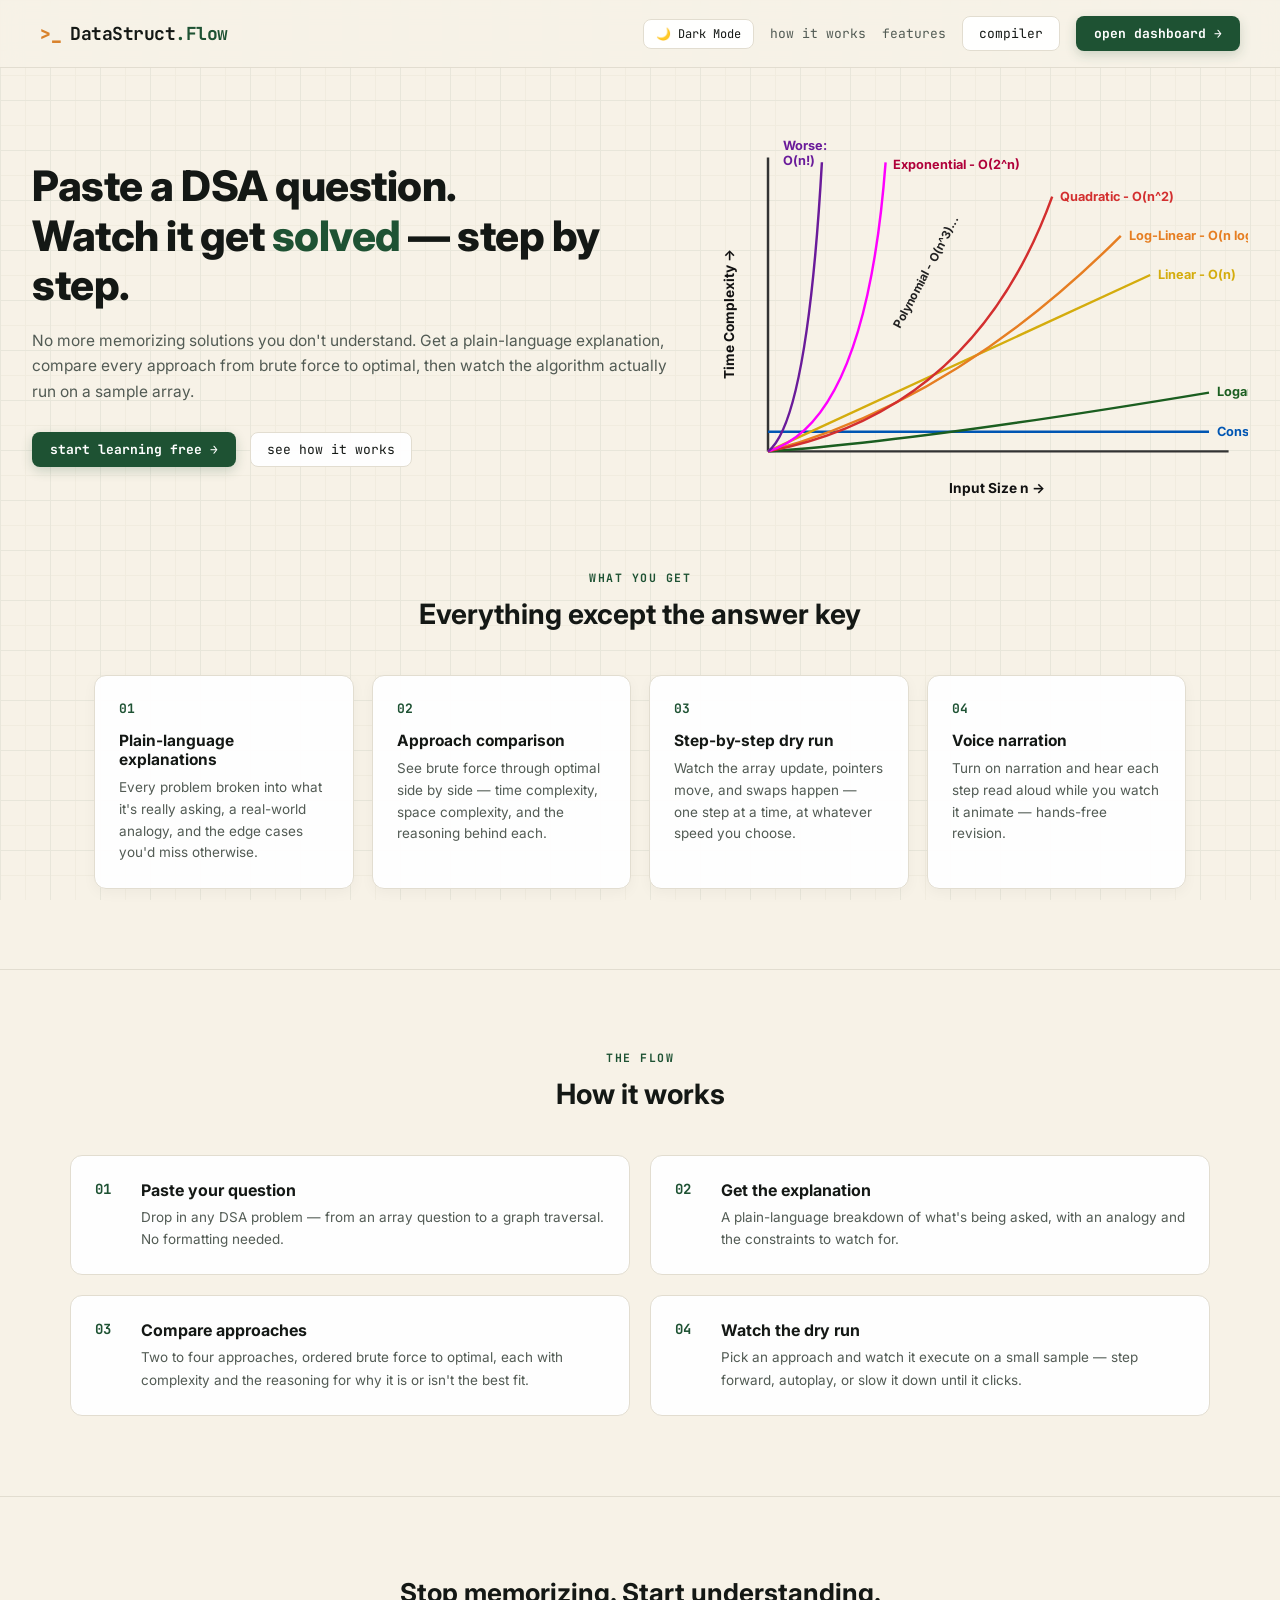
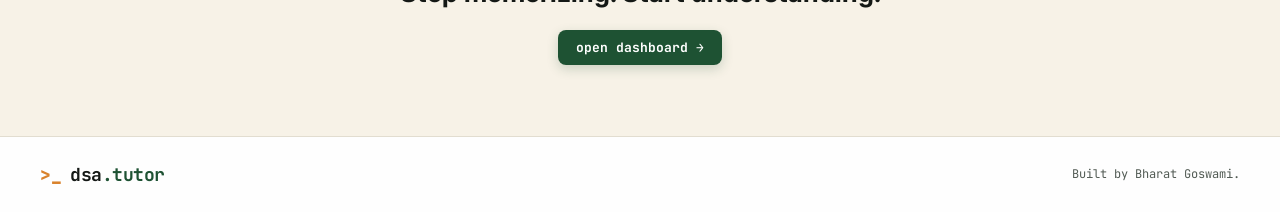
<file: frontend/index.html>
<!DOCTYPE html>
<html lang="en">
<head>
<meta charset="UTF-8">
<meta name="viewport" content="width=device-width, initial-scale=1.0">
<title>DSA Visual Tutor — learn algorithms by watching them run</title>
<meta name="description" content="Paste any DSA question and get a plain-language explanation, a brute-force-to-optimal approach comparison, and a step-by-step animated dry run.">
<link rel="preconnect" href="https://fonts.googleapis.com">
<link href="https://fonts.googleapis.com/css2?family=JetBrains+Mono:wght@400;500;700&family=Inter:wght@400;500;600;700&display=swap" rel="stylesheet">
<link rel="stylesheet" href="style.css">
<script src="theme.js"></script>
</head>
<body class="bg-grid">

<header class="landing-nav">
  <div class="brand">
    <span class="brand-prompt">&gt;_</span>
    <span class="brand-name">DataStruct<span class="brand-accent">.Flow</span></span>
  </div>
  <div class="landing-nav-links">
    <button id="themeToggleBtn" class="btn-ghost" style="padding: 6px 12px; font-size: 12px; cursor: pointer;">🌙 Dark Mode</button>
    <a href="#how-it-works" class="text-link">how it works</a>
    <a href="#features" class="text-link">features</a>
    <a href="compiler.html" class="btn-ghost">compiler</a>
    <a href="dashboard.html" class="btn-solid">open dashboard →</a>
  </div>
</header>

<main>

  <!-- Hero Section with Split Layout & Time Complexity Graph -->
  <section class="hero-split-section">
    <div class="hero-left">
      
      <h1>Paste a DSA question.<br>Watch it get <span class="accent">solved</span> — step by step.</h1>
      <p class="sub">No more memorizing solutions you don't understand. Get a plain-language explanation, compare every approach from brute force to optimal, then watch the algorithm actually run on a sample array.</p>
      <div class="hero-ctas">
        <a href="dashboard.html" class="btn-solid">start learning free →</a>
        <a href="#how-it-works" class="btn-ghost">see how it works</a>
      </div>
    </div>

    <!-- Right Side: Exact Time Complexity Graph (No Box Container) -->
    <div class="hero-right">
      <div class="complexity-graph-wrapper">
        <svg viewBox="0 0 540 380" class="exact-complexity-svg">
          <!-- Axes -->
          <line x1="50" y1="330" x2="520" y2="330" stroke="#333" stroke-width="2.5"/>
          <line x1="50" y1="30" x2="50" y2="330" stroke="#333" stroke-width="2.5"/>
          
          <!-- Axis Labels -->
          <text x="235" y="372" fill="#111" font-size="14" font-weight="700" font-family="Inter, sans-serif">Input Size n -></text>
          <text x="15" y="190" fill="#111" font-size="14" font-weight="700" font-family="Inter, sans-serif" transform="rotate(-90, 15, 190)" text-anchor="middle">Time Complexity -> </text>

          <!-- 1. Constant - O(1) [Blue] -->
          <line x1="50" y1="310" x2="500" y2="310" stroke="#0056b3" stroke-width="2.5"/>
          <text x="508" y="314" fill="#0056b3" font-size="13" font-weight="700" font-family="Inter, sans-serif">Constant - O(1)</text>

          <!-- 2. Logarithmic - O(log(n)) [Dark Green] -->
          <path d="M 50 330 Q 180 320 490" fill="none" stroke="#1b5e20" stroke-width="2.5"/>
          <path d="M 50 330 Q 200 320 500 270" fill="none" stroke="#1b5e20" stroke-width="2.5"/>
          <text x="508" y="274" fill="#1b5e20" font-size="13" font-weight="700" font-family="Inter, sans-serif">Logarithmic - O(log(n))</text>

          <!-- 3. Linear - O(n) [Yellow/Gold] -->
          <line x1="50" y1="330" x2="440" y2="150" stroke="#d4ac0d" stroke-width="2.5"/>
          <text x="448" y="154" fill="#d4ac0d" font-size="13" font-weight="700" font-family="Inter, sans-serif">Linear - O(n)</text>

          <!-- 4. Log-Linear - O(n log n) [Orange] -->
          <path d="M 50 330 Q 240 280 410" fill="none" stroke="#e67e22" stroke-width="2.5"/>
          <path d="M 50 330 Q 240 280 410 110" fill="none" stroke="#e67e22" stroke-width="2.5"/>
          <text x="418" y="114" fill="#e67e22" font-size="13" font-weight="700" font-family="Inter, sans-serif">Log-Linear - O(n log n)</text>

          <!-- 5. Quadratic - O(n^2) [Red] -->
          <path d="M 50 330 Q 260 290 340 70" fill="none" stroke="#d32f2f" stroke-width="2.5"/>
          <text x="348" y="74" fill="#d32f2f" font-size="13" font-weight="700" font-family="Inter, sans-serif">Quadratic - O(n^2)</text>

          <!-- 6. Polynomial - O(n^3)... [Slanted along curve] -->
          <text x="185" y="205" fill="#222" font-size="12" font-weight="700" font-family="Inter, sans-serif" transform="rotate(-62, 185, 205)">Polynomial - O(n^3)...</text>

          <!-- 7. Exponential - O(2^n) [Magenta] -->
          <path d="M 50 330 Q 150 300 170 35" fill="none" stroke="#ff00ff" stroke-width="2.5"/>
          <text x="178" y="42" fill="#b0003a" font-size="13" font-weight="700" font-family="Inter, sans-serif">Exponential - O(2^n)</text>

          <!-- 8. Worse: O(n!) [Purple] -->
          <path d="M 50 330 Q 90 300 105 35" fill="none" stroke="#6a1b9a" stroke-width="2.5"/>
          <text x="65" y="22" fill="#6a1b9a" font-size="13" font-weight="700" font-family="Inter, sans-serif">Worse:</text>
          <text x="65" y="38" fill="#6a1b9a" font-size="13" font-weight="700" font-family="Inter, sans-serif">O(n!)</text>
        </svg>
      </div>
    </div>
  </section>

  <section class="features" id="features">
    <div class="section-label">WHAT YOU GET</div>
    <h2 class="section-title">Everything except the answer key</h2>
    <div class="features-grid">
      <div class="feature-card">
        <div class="f-icon">01</div>
        <h3>Plain-language explanations</h3>
        <p>Every problem broken into what it's really asking, a real-world analogy, and the edge cases you'd miss otherwise.</p>
      </div>
      <div class="feature-card">
        <div class="f-icon">02</div>
        <h3>Approach comparison</h3>
        <p>See brute force through optimal side by side — time complexity, space complexity, and the reasoning behind each.</p>
      </div>
      <div class="feature-card">
        <div class="f-icon">03</div>
        <h3>Step-by-step dry run</h3>
        <p>Watch the array update, pointers move, and swaps happen — one step at a time, at whatever speed you choose.</p>
      </div>
      <div class="feature-card">
        <div class="f-icon">04</div>
        <h3>Voice narration</h3>
        <p>Turn on narration and hear each step read aloud while you watch it animate — hands-free revision.</p>
      </div>
    </div>
  </section>

  <section class="how-it-works" id="how-it-works">
    <div class="section-label">THE FLOW</div>
    <h2 class="section-title">How it works</h2>
    <div class="how-steps">
      <div class="how-step">
        <span class="how-step-num">01</span>
        <div>
          <h3>Paste your question</h3>
          <p>Drop in any DSA problem — from an array question to a graph traversal. No formatting needed.</p>
        </div>
      </div>
      <div class="how-step">
        <span class="how-step-num">02</span>
        <div>
          <h3>Get the explanation</h3>
          <p>A plain-language breakdown of what's being asked, with an analogy and the constraints to watch for.</p>
        </div>
      </div>
      <div class="how-step">
        <span class="how-step-num">03</span>
        <div>
          <h3>Compare approaches</h3>
          <p>Two to four approaches, ordered brute force to optimal, each with complexity and the reasoning for why it is or isn't the best fit.</p>
        </div>
      </div>
      <div class="how-step">
        <span class="how-step-num">04</span>
        <div>
          <h3>Watch the dry run</h3>
          <p>Pick an approach and watch it execute on a small sample — step forward, autoplay, or slow it down until it clicks.</p>
        </div>
      </div>
    </div>
  </section>

  <section class="cta-band">
    <h2>Stop memorizing. Start understanding.</h2>
    <a href="dashboard.html" class="btn-solid">open dashboard →</a>
  </section>

</main>

<footer class="landing-footer">
  <div class="brand">
    <span class="brand-prompt">&gt;_</span>
    <span class="brand-name">dsa<span class="brand-accent">.tutor</span></span>
  </div>
  <span>Built by Bharat Goswami.</span>
</footer>

<script>
  // Entering the dashboard from the landing page => ask the visitor's name again
  document.querySelectorAll('a[href="dashboard.html"]').forEach(function (a) {
    a.addEventListener("click", function () {
      try { sessionStorage.setItem("dsa_ask_name", "1"); } catch (e) {}
    });
  });
</script>
</body>
</html>
</file>
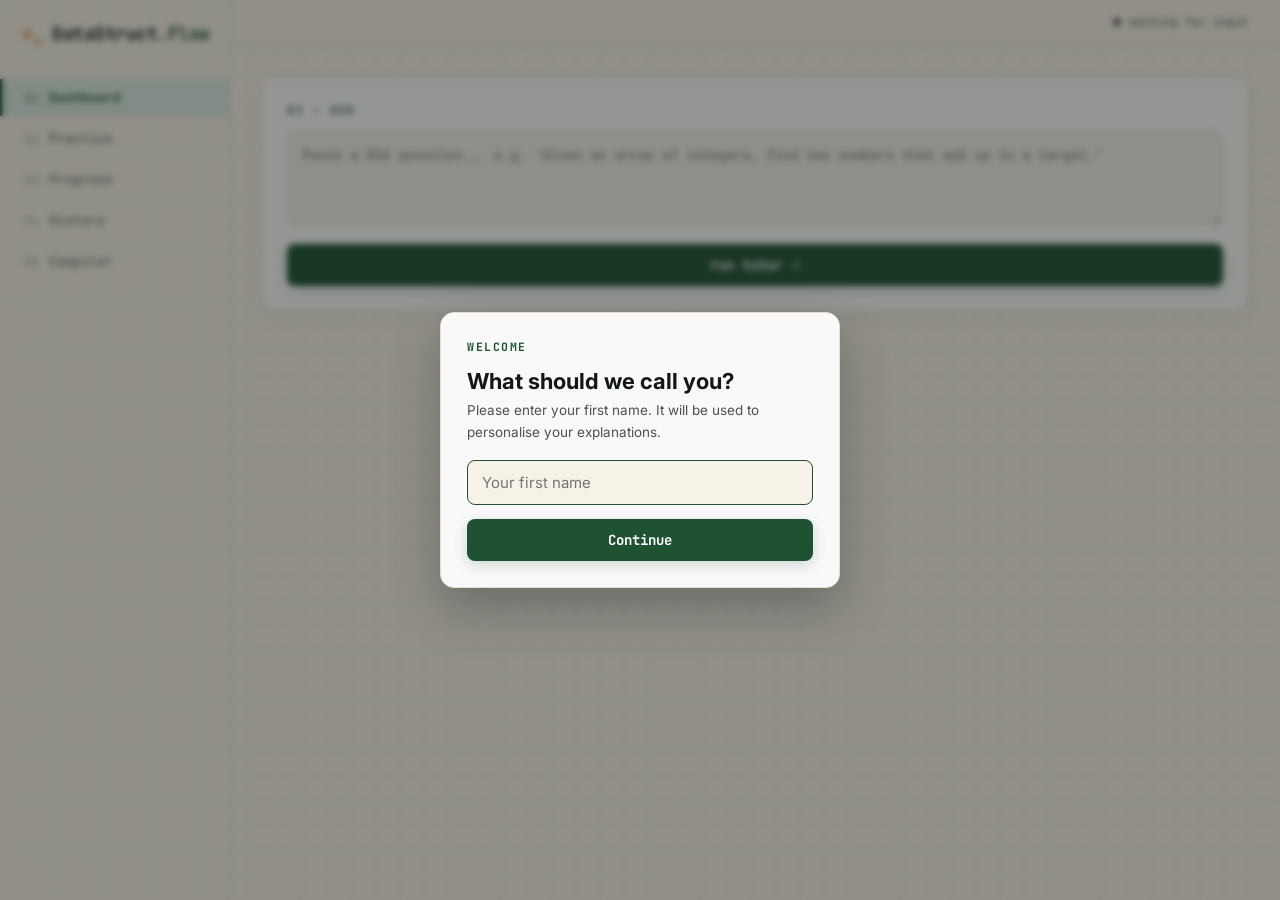
<file: frontend/dashboard.html>
<!DOCTYPE html>
<html lang="en">
<head>
<meta charset="UTF-8">
<meta name="viewport" content="width=device-width, initial-scale=1.0">
<title>Dashboard — DSA Visual Tutor</title>
<link rel="preconnect" href="https://fonts.googleapis.com">
<link href="https://fonts.googleapis.com/css2?family=JetBrains+Mono:wght@400;500;700&family=Inter:wght@400;500;600;700&display=swap" rel="stylesheet">
<link rel="stylesheet" href="style.css">
<link rel="prefetch" href="compiler.html">
<link rel="prefetch" href="history.html">
<link rel="prefetch" href="practice.html">
<script src="theme.js"></script>
</head>
<body class="bg-grid">

<div class="app-shell">
  <aside class="sidebar">
    <a href="index.html" class="sidebar-brand brand" style="text-decoration:none;">
      <span class="brand-prompt">&gt;_</span>
      <span class="brand-name">DataStruct<span class="brand-accent">.Flow</span></span>
    </a>
    <nav class="sidebar-nav">
      <a href="dashboard.html" class="sidebar-link active"><span class="num">01</span> Dashboard</a>
      <a href="practice.html" class="sidebar-link"><span class="num">02</span> Practice</a>
      <a href="progress.html" class="sidebar-link"><span class="num">03</span> Progress</a>
      <a href="history.html" class="sidebar-link"><span class="num">04</span> History</a>
      <a href="compiler.html" class="sidebar-link"><span class="num">05</span> Compiler</a>
    </nav>
  </aside>

  <div class="app-main">
    <header class="topbar topbar-slim">
      <div class="greeting" id="greeting"></div>
      <div class="topbar-status" id="apiStatus">
        <span class="dot dot-idle"></span> waiting for input
      </div>
    </header>

    <main class="wrap dashboard-grid">

      <section class="panel input-panel">
        <div class="panel-label">01 — ASK</div>
        <textarea id="questionInput" placeholder="Paste a DSA question... e.g. 'Given an array of integers, find two numbers that add up to a target.'"></textarea>
        <button id="runBtn" class="btn-run">
          <span class="btn-run-text">run tutor</span>
          <span class="btn-run-key">⏎</span>
        </button>
      </section>

      <section class="panel explain-panel hidden" id="explainPanel">
        <div class="panel-label-row">
          <div class="panel-label">02 — UNDERSTAND</div>
          <div class="listen-controls">
            <div class="translate-group" id="translateGroup" role="group" aria-label="translate content">
              <button class="translate-btn active" data-lang="english">EN</button>
              <button class="translate-btn" data-lang="hinglish">Hinglish</button>
              <button class="translate-btn" data-lang="hindi">हिंदी</button>
            </div>
            <button id="listenBtn" class="btn-listen" title="listen to explanation">
              <span id="listenIcon">🔊</span> <span id="listenText">listen</span>
            </button>
          </div>
        </div>
        <p id="explanationText" class="explanation-text"></p>
      </section>

      <section class="panel approaches-panel hidden" id="approachesPanel">
        <div class="panel-label">03 — COMPARE APPROACHES</div>
        <div id="approachesList" class="approaches-list"></div>
      </section>

      <section class="panel dryrun-panel hidden" id="dryrunPanel">
        <div class="panel-label">04 — DRY RUN</div>
        <div class="dryrun-header">
          <span id="dryrunApproachName" class="dryrun-approach-name"></span>
          <div class="dryrun-controls">
            <button id="prevStep" class="btn-step" title="previous step">◀</button>
            <span id="stepCounter" class="step-counter">0 / 0</span>
            <button id="nextStep" class="btn-step" title="next step">▶</button>
            <button id="playStep" class="btn-step btn-play" title="autoplay">▶ auto</button>
            <select id="speedSelect" class="speed-select" title="playback speed">
              <option value="1800">0.5x</option>
              <option value="1100" selected>1x</option>
              <option value="600">1.5x</option>
              <option value="300">2x</option>
            </select>
            <label class="narrate-toggle" title="narrate each step aloud">
              <input type="checkbox" id="narrateToggle"> 🔊 narrate
            </label>
            <select id="narrateLangSelect" class="speed-select" title="narration language">
              <option value="english">English</option>
              <option value="hinglish">Hinglish</option>
            </select>
          </div>
        </div>
        <div id="arrayStage" class="array-stage"></div>
        <div id="pointerRow" class="pointer-row"></div>
        <div id="actionLine" class="action-line">// waiting for first step</div>
      </section>

      <div id="loader" class="loader hidden">
        <span class="loader-text" id="loaderText">compiling explanation...</span>
      </div>

      <div id="errorBox" class="error-box hidden"></div>

    </main>
  </div>
</div>

<script src="history-store.js"></script>
<script src="name.js"></script>
<script src="script.js"></script>
</body>
</html>
</file>
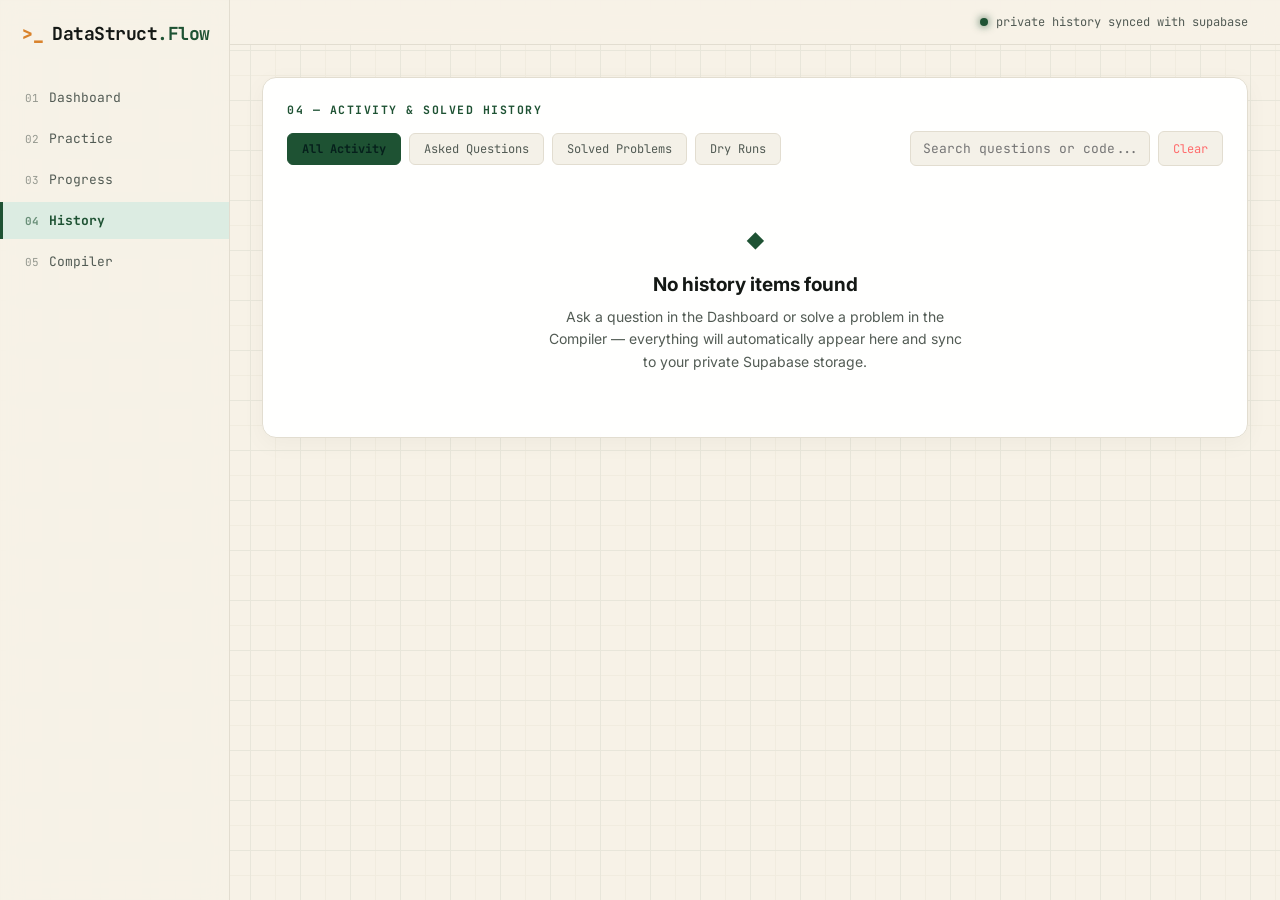
<file: frontend/history.html>
<!DOCTYPE html>
<html lang="en">
<head>
<meta charset="UTF-8">
<meta name="viewport" content="width=device-width, initial-scale=1.0">
<title>History — DSA Visual Tutor</title>
<link rel="preconnect" href="https://fonts.googleapis.com">
<link href="https://fonts.googleapis.com/css2?family=JetBrains+Mono:wght@400;500;700&family=Inter:wght@400;500;600;700&display=swap" rel="stylesheet">
<link rel="stylesheet" href="style.css">
<link rel="prefetch" href="dashboard.html">
<link rel="prefetch" href="compiler.html">
<script src="theme.js"></script>
<style>
  .history-header-row {
    display: flex;
    justify-content: space-between;
    align-items: center;
    flex-wrap: wrap;
    gap: 12px;
    margin-bottom: 16px;
  }
  .history-filters {
    display: flex;
    gap: 8px;
    flex-wrap: wrap;
  }
  .filter-btn {
    background: var(--bar);
    border: 1px solid var(--panel-border);
    color: var(--text-dim);
    font-family: var(--mono);
    font-size: 12px;
    padding: 7px 14px;
    border-radius: 6px;
    cursor: pointer;
    transition: 0.15s;
  }
  .filter-btn.active {
    background: var(--accent);
    color: #06201c;
    border-color: var(--accent);
    font-weight: 700;
  }
  .history-search {
    background: var(--bar);
    border: 1px solid var(--panel-border);
    color: var(--text);
    font-family: var(--mono);
    font-size: 13px;
    padding: 8px 12px;
    border-radius: 6px;
    min-width: 240px;
  }
  .history-list {
    display: flex;
    flex-direction: column;
    gap: 12px;
  }
  .history-card {
    background: var(--bar);
    border: 1px solid var(--panel-border);
    border-radius: 10px;
    padding: 16px;
    display: flex;
    flex-direction: column;
    gap: 10px;
  }
  .history-card-top {
    display: flex;
    justify-content: space-between;
    align-items: center;
    gap: 8px;
  }
  .history-badge {
    font-family: var(--mono);
    font-size: 11px;
    padding: 3px 8px;
    border-radius: 4px;
    font-weight: 700;
    text-transform: uppercase;
  }
  .badge-question { background: rgba(0, 229, 191, 0.15); color: var(--accent); }
  .badge-solved { background: rgba(46, 204, 113, 0.2); color: #2ecc71; }
  .badge-dryrun { background: rgba(52, 152, 219, 0.2); color: #3498db; }
  .history-time {
    font-family: var(--mono);
    font-size: 11px;
    color: var(--text-dim);
  }
  .history-title {
    font-size: 15px;
    font-weight: 600;
    color: var(--text);
    line-height: 1.4;
  }
  .history-meta {
    font-family: var(--mono);
    font-size: 12px;
    color: var(--text-dim);
  }
  .history-code-preview {
    background: rgba(0,0,0,0.3);
    border: 1px solid var(--panel-border);
    padding: 10px;
    border-radius: 6px;
    font-family: var(--mono);
    font-size: 12px;
    color: var(--text);
    max-height: 120px;
    overflow-y: auto;
    white-space: pre-wrap;
  }
  .history-actions {
    display: flex;
    gap: 10px;
    margin-top: 4px;
  }
  .btn-hist-action {
    background: transparent;
    border: 1px solid var(--panel-border);
    color: var(--accent);
    font-family: var(--mono);
    font-size: 11.5px;
    padding: 5px 10px;
    border-radius: 5px;
    cursor: pointer;
  }
  .btn-hist-action:hover {
    border-color: var(--accent);
  }
</style>
</head>
<body class="bg-grid">

<div class="app-shell">
  <aside class="sidebar">
    <a href="index.html" class="sidebar-brand brand" style="text-decoration:none;">
      <span class="brand-prompt">&gt;_</span>
      <span class="brand-name">DataStruct<span class="brand-accent">.Flow</span></span>
    </a>
    <nav class="sidebar-nav">
      <a href="dashboard.html" class="sidebar-link"><span class="num">01</span> Dashboard</a>
      <a href="practice.html" class="sidebar-link"><span class="num">02</span> Practice</a>
      <a href="progress.html" class="sidebar-link"><span class="num">03</span> Progress</a>
      <a href="history.html" class="sidebar-link active"><span class="num">04</span> History</a>
      <a href="compiler.html" class="sidebar-link"><span class="num">05</span> Compiler</a>
    </nav>
  </aside>

  <div class="app-main">
    <header class="topbar topbar-slim">
      <div class="topbar-status">
        <span class="dot dot-live"></span>
        <span id="syncStatusText">private history synced with supabase</span>
      </div>
    </header>

    <main class="wrap">
      <section class="panel">
        <div class="panel-label">04 — ACTIVITY &amp; SOLVED HISTORY</div>

        <div class="history-header-row">
          <div class="history-filters">
            <button class="filter-btn active" data-filter="all">All Activity</button>
            <button class="filter-btn" data-filter="question">Asked Questions</button>
            <button class="filter-btn" data-filter="solved">Solved Problems</button>
            <button class="filter-btn" data-filter="dryrun">Dry Runs</button>
          </div>
          <div style="display:flex; gap:8px;">
            <input type="text" id="historySearch" class="history-search" placeholder="Search questions or code...">
            <button id="clearHistoryBtn" class="filter-btn" style="color:#ff6b6b;">Clear</button>
          </div>
        </div>

        <div id="historyList" class="history-list">
          <div class="action-line">Loading your private history from Supabase...</div>
        </div>
      </section>
    </main>
  </div>
</div>

<script src="history-store.js"></script>
<script>
  const historyListEl = document.getElementById("historyList");
  const searchInput = document.getElementById("historySearch");
  const filterBtns = document.querySelectorAll(".filter-btn[data-filter]");
  const clearBtn = document.getElementById("clearHistoryBtn");

  let allItems = getHistory();
  let currentFiltered = [];
  let currentFilter = "all";

  function formatTime(ts) {
    const d = new Date(ts);
    return d.toLocaleDateString("en-IN", { day: "2-digit", month: "short" }) + " • " +
           d.toLocaleTimeString("en-IN", { hour: "2-digit", minute: "2-digit" });
  }

  function escapeHtml(str) {
    return String(str || "")
      .replace(/&/g, "&amp;")
      .replace(/</g, "&lt;")
      .replace(/>/g, "&gt;");
  }

  function renderList() {
    const query = (searchInput.value || "").trim().toLowerCase();
    currentFiltered = allItems.filter((item) => {
      const matchesTab = currentFilter === "all" || item.type === currentFilter;
      const matchesQuery =
        !query ||
        (item.text && item.text.toLowerCase().includes(query)) ||
        (item.approach && item.approach.toLowerCase().includes(query)) ||
        (item.code && item.code.toLowerCase().includes(query));
      return matchesTab && matchesQuery;
    });

    if (currentFiltered.length === 0) {
      historyListEl.innerHTML = `
        <div class="coming-soon" style="padding: 40px 20px;">
          <div class="cs-icon">◆</div>
          <h2>No history items found</h2>
          <p>Ask a question in the Dashboard or solve a problem in the Compiler — everything will automatically appear here and sync to your private Supabase storage.</p>
        </div>`;
      return;
    }

    historyListEl.innerHTML = currentFiltered.map((item, idx) => {
      let badgeClass = "badge-question";
      let badgeText = "Asked Question";
      if (item.type === "solved") {
        badgeClass = "badge-solved";
        badgeText = `Solved (${item.language || "Code"})`;
      } else if (item.type === "dryrun") {
        badgeClass = "badge-dryrun";
        badgeText = "Dry Run Watched";
      }

      return `
        <div class="history-card">
          <div class="history-card-top">
            <span class="history-badge ${badgeClass}">${escapeHtml(badgeText)}</span>
            <span class="history-time">${formatTime(item.time)}</span>
          </div>
          <div class="history-title">${escapeHtml(item.text)}</div>
          ${item.approach ? `<div class="history-meta">Approach: <strong>${escapeHtml(item.approach)}</strong></div>` : ""}
          ${item.code ? `<pre class="history-code-preview">${escapeHtml(item.code)}</pre>` : ""}
          <div class="history-actions">
            <button class="btn-hist-action" onclick="reopenDashboard(${idx})">↗ Ask in Dashboard</button>
            <button class="btn-hist-action" onclick="reopenCompiler(${idx})">💻 Open in Compiler</button>
          </div>
        </div>
      `;
    }).join("");
  }

  window.reopenDashboard = function(idx) {
    const item = currentFiltered[idx];
    if (!item) return;
    localStorage.setItem("dsa_prefill_question", item.text);
    window.location.href = "dashboard.html";
  };

  window.reopenCompiler = function(idx) {
    const item = currentFiltered[idx];
    if (!item) return;
    localStorage.setItem("dsa_compiler_question", item.text);
    if (item.code) localStorage.setItem("dsa_compiler_saved_code", item.code);
    window.location.href = "compiler.html";
  };

  filterBtns.forEach((btn) => {
    btn.addEventListener("click", () => {
      filterBtns.forEach((b) => b.classList.remove("active"));
      btn.classList.add("active");
      currentFilter = btn.dataset.filter;
      renderList();
    });
  });

  searchInput.addEventListener("input", renderList);

  clearBtn.addEventListener("click", async () => {
    if (!confirm("Clear your entire history from browser and Supabase?")) return;
    if (typeof getLocalHistoryKey === "function") {
      localStorage.removeItem(getLocalHistoryKey());
    }
    allItems = [];
    renderList();
    const uid = encodeURIComponent(getUserIdentifier());
    await fetch(`${HISTORY_API_BASE}/api/history?user_identifier=${uid}`, { method: "DELETE" }).catch(() => {});
  });

  // Render local cache immediately (0ms), then merge Supabase cloud data
  renderList();
  fetchSupabaseHistory().then((cloudItems) => {
    allItems = cloudItems;
    renderList();
  });
</script>
</body>
</html>
</file>
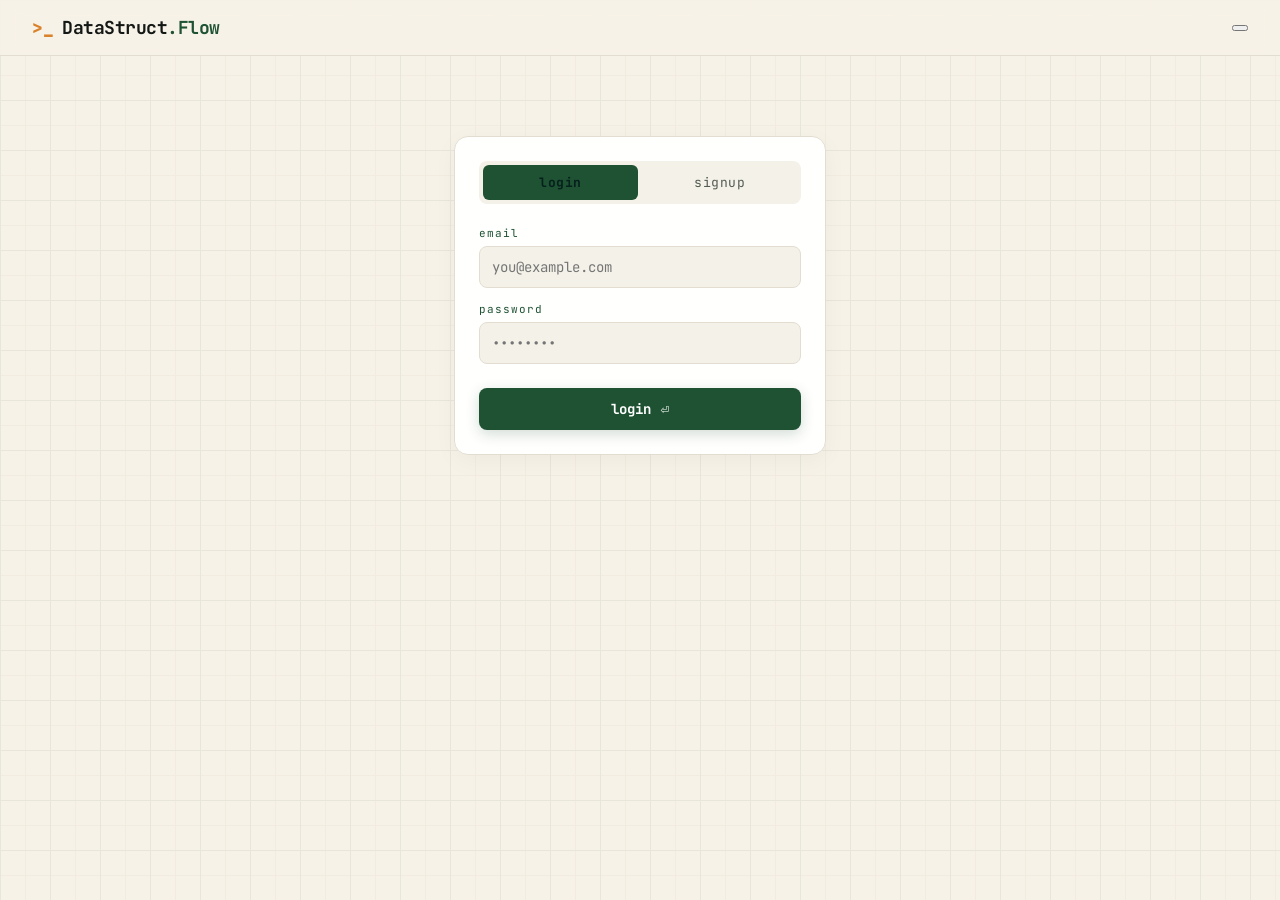
<file: frontend/login.html>
<!DOCTYPE html>
<html lang="en">
<head>
<meta charset="UTF-8">
<meta name="viewport" content="width=device-width, initial-scale=1.0">
<title>DSA Visual Tutor — Login</title>
<link rel="preconnect" href="https://fonts.googleapis.com">
<link href="https://fonts.googleapis.com/css2?family=JetBrains+Mono:wght@400;500;700&family=Inter:wght@400;500;600;700&display=swap" rel="stylesheet">
<link rel="stylesheet" href="style.css">
<link rel="stylesheet" href="auth.css">
<script src="theme.js"></script>
</head>
<body>

<div class="scanline"></div>

<header class="topbar">
  <a href="index.html" class="brand" style="text-decoration:none;">
    <span class="brand-prompt">&gt;_</span>
    <span class="brand-name">DataStruct<span class="brand-accent">.Flow</span></span>
  </a>
  <button class="theme-toggle"></button>
</header>

<main class="auth-wrap">
  <section class="panel auth-panel">
    <div class="auth-tabs">
      <button id="tabLogin" class="auth-tab active">login</button>
      <button id="tabSignup" class="auth-tab">signup</button>
    </div>

    <!-- LOGIN FORM -->
    <form id="loginForm" class="auth-form">
      <label class="auth-label">email</label>
      <input type="email" id="loginEmail" class="auth-input" placeholder="you@example.com" required>

      <label class="auth-label">password</label>
      <input type="password" id="loginPassword" class="auth-input" placeholder="••••••••" required>

      <button type="submit" class="btn-run">
        <span class="btn-run-text">login</span>
        <span class="btn-run-key">⏎</span>
      </button>
    </form>

    <!-- SIGNUP FORM -->
    <form id="signupForm" class="auth-form hidden">
      <label class="auth-label">name</label>
      <input type="text" id="signupName" class="auth-input" placeholder="Bharat Goswami" required>

      <label class="auth-label">email</label>
      <input type="email" id="signupEmail" class="auth-input" placeholder="you@example.com" required>

      <label class="auth-label">password</label>
      <input type="password" id="signupPassword" class="auth-input" placeholder="min 6 characters" required minlength="6">

      <button type="submit" class="btn-run">
        <span class="btn-run-text">create account</span>
        <span class="btn-run-key">⏎</span>
      </button>
    </form>

    <div id="authError" class="error-box hidden"></div>
  </section>
</main>

<script src="auth.js"></script>
</body>
</html>
</file>
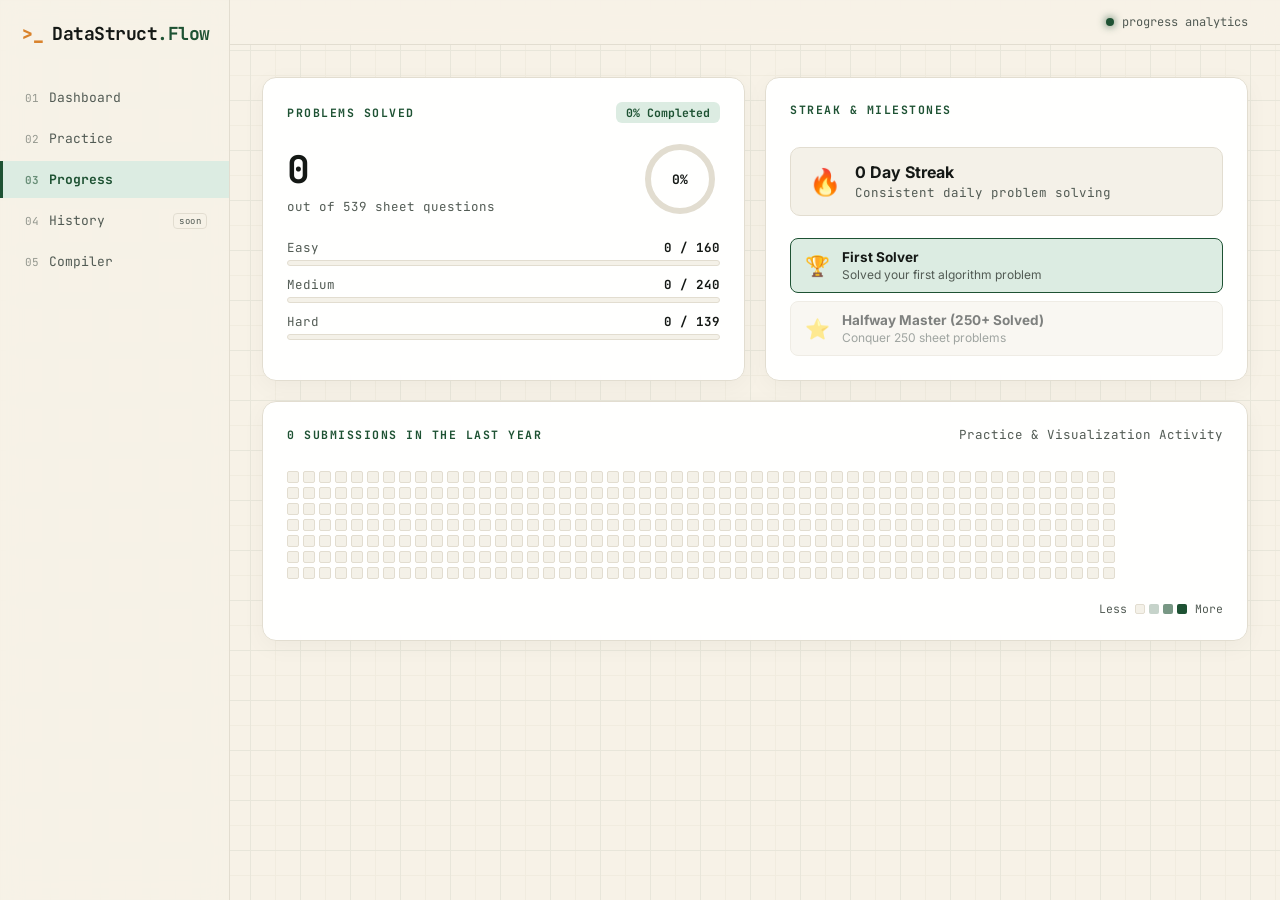
<file: frontend/progress.html>
<!DOCTYPE html>
<html lang="en">
<head>
<meta charset="UTF-8">
<meta name="viewport" content="width=device-width, initial-scale=1.0">
<title>Progress — DSA Visual Tutor</title>
<link rel="preconnect" href="https://fonts.googleapis.com">
<link href="https://fonts.googleapis.com/css2?family=JetBrains+Mono:wght@400;500;700&family=Inter:wght@400;500;600;700&display=swap" rel="stylesheet">
<link rel="stylesheet" href="style.css">
<script src="theme.js"></script>
</head>
<body>

<div class="app-shell">
  <aside class="sidebar">
    <a href="index.html" class="sidebar-brand brand" style="text-decoration:none;">
      <span class="brand-prompt">&gt;_</span>
      <span class="brand-name">DataStruct<span class="brand-accent">.Flow</span></span>
    </a>
    <nav class="sidebar-nav">
      <a href="dashboard.html" class="sidebar-link"><span class="num">01</span> Dashboard</a>
      <a href="practice.html" class="sidebar-link"><span class="num">02</span> Practice</a>
      <a href="progress.html" class="sidebar-link active"><span class="num">03</span> Progress</a>
      <a href="history.html" class="sidebar-link"><span class="num">04</span> History <span class="soon">soon</span></a>
      <a href="compiler.html" class="sidebar-link"><span class="num">05</span> Compiler</a>
    </nav>
  </aside>

  <div class="app-main">
    <header class="topbar topbar-slim">
      <div class="topbar-status"><span class="dot dot-live"></span> progress analytics</div>
    </header>

    <main class="wrap progress-wrap">
      
      <!-- Top Stats Grid -->
      <div class="progress-top-grid">
        
        <!-- Card 1: Problems Solved & Breakdown -->
        <div class="panel stat-card">
          <div class="stat-header">
            <span class="panel-label" style="margin-bottom:0;">PROBLEMS SOLVED</span>
            <span id="solvedPercentageBadge" class="stat-badge">0% Completed</span>
          </div>
          
          <div class="stat-body-row">
            <div class="stat-number-box">
              <h2 id="totalSolvedNum">0</h2>
              <p class="stat-subtext">out of 539 sheet questions</p>
            </div>
            
            <!-- Circular Acceptance / Progress Gauge -->
            <div class="circular-progress-wrap">
              <svg class="progress-ring" width="80" height="80">
                <circle class="ring-bg" cx="40" cy="40" r="32"></circle>
                <circle id="ringFill" class="ring-fill" cx="40" cy="40" r="32" stroke-dasharray="201" stroke-dashoffset="50"></circle>
              </svg>
              <div class="ring-text" id="ringText">0%</div>
            </div>
          </div>

          <!-- Difficulty Tiers Progress Bars -->
          <div class="difficulty-tiers-grid">
            <div class="diff-bar-item">
              <div class="diff-label"><span>Easy</span> <strong id="easyCount">0 / 150</strong></div>
              <div class="diff-track"><div id="easyFill" class="diff-fill easy" style="width: 0%"></div></div>
            </div>
            <div class="diff-bar-item">
              <div class="diff-label"><span>Medium</span> <strong id="mediumCount">0 / 250</strong></div>
              <div class="diff-track"><div id="mediumFill" class="diff-fill medium" style="width: 0%"></div></div>
            </div>
            <div class="diff-bar-item">
              <div class="diff-label"><span>Hard</span> <strong id="hardCount">0 / 139</strong></div>
              <div class="diff-track"><div id="hardFill" class="diff-fill hard" style="width: 0%"></div></div>
            </div>
          </div>
        </div>

        <!-- Card 2: Streak & Milestone Achievements -->
        <div class="panel stat-card">
          <div class="panel-label">STREAK &amp; MILESTONES</div>
          <div class="streak-box">
            <div class="streak-icon">🔥</div>
            <div>
              <h3 id="streakNum">1 Day Streak</h3>
              <p class="stat-subtext">Consistent daily problem solving</p>
            </div>
          </div>
          
          <div class="milestone-list">
            <div class="milestone-item unlocked">
              <span class="ms-icon">🏆</span>
              <div>
                <strong>First Solver</strong>
                <p>Solved your first algorithm problem</p>
              </div>
            </div>
            <div class="milestone-item" id="msHalfway">
              <span class="ms-icon">⭐</span>
              <div>
                <strong>Halfway Master (250+ Solved)</strong>
                <p>Conquer 250 sheet problems</p>
              </div>
            </div>
          </div>
        </div>

      </div>

      <!-- Bottom Heatmap Contribution Grid (GitHub / Screenshot Style) -->
      <div class="panel heatmap-panel">
        <div class="panel-label-row" style="margin-bottom: 10px;">
          <div class="panel-label" style="margin-bottom:0;" id="heatmapTitle">ACTIVITY HEATMAP</div>
          <span class="stat-subtext">Practice &amp; Visualization Activity</span>
        </div>
        <div class="heatmap-grid-container" id="heatmapContainer">
          <!-- Dynamically generated heat-map boxes -->
        </div>
        <div class="heatmap-legend">
          <span>Less</span>
          <div class="legend-boxes">
            <span class="l-box level-0"></span>
            <span class="l-box level-1"></span>
            <span class="l-box level-2"></span>
            <span class="l-box level-3"></span>
          </div>
          <span>More</span>
        </div>
      </div>

    </main>
  </div>
</div>

<script src="progress.js"></script>
</body>
</html>
</file>
<file: frontend/style.css>
/* ==========================================================================
   BHARAT PORTFOLIO THEME — WARM CREAM (#FAF8F2) & FOREST GREEN (#1E5233)
   ========================================================================== */

:root,
[data-theme="light"] {
  --bg: #F7F2E7;              /* Portfolio background */
  --bg-soft: #F1ECDF;
  --grid-line: #E8E6DA;       /* Portfolio grid line colour */
  --grid-line-minor: #F1ECDF;  /* very light sub-grid, lighter than main border */
  --panel: rgba(255, 255, 255, 0.94);
  --panel-border: #E2DDD0;
  --text: #141815;
  --text-dim: #525B54;
  --mono: 'JetBrains Mono', monospace;
  --sans: 'Inter', sans-serif;
  --accent: #1E5233;          /* Portfolio Deep Forest Green */
  --accent-hover: #153D25;
  --accent-dim: #DCECE2;      /* Soft Sage Pastel Green */
  --accent-gold: #D9822B;     /* Portfolio Warm Gold ('</>' icon accent) */
  --amber: #D97706;
  --good: #16A34A;
  --bad: #DC2626;
  --bar: #F4F1E8;
  --btn-run-text: #FFFFFF;
  color-scheme: light;
}

/* Dark Theme (Warm Forest Charcoal + Emerald Sage) */
:root[data-theme="dark"],
body.dark,
[data-theme="dark"] {
  --bg: #111512;
  --bg-soft: #171C18;
  --grid-line: rgba(255, 255, 255, 0.045);
  --grid-line-minor: rgba(255, 255, 255, 0.015);
  --panel: rgba(24, 30, 26, 0.95);
  --panel-border: #2A342D;
  --text: #F2F0E8;
  --text-dim: #9CA69E;
  --accent: #34A853;
  --accent-hover: #2E9349;
  --accent-dim: rgba(52, 168, 83, 0.16);
  --accent-gold: #F59E0B;
  --amber: #F5A623;
  --good: #4ADE80;
  --bad: #F87171;
  --bar: #1D241F;
  --btn-run-text: #FFFFFF;
  color-scheme: dark;
}

/* ================= GLOBAL RESET & OVERFLOW LOCK ================= */

*, *::before, *::after {
  box-sizing: border-box;
}

html, body {
  width: 100%;
  max-width: 100vw;
  overflow-x: hidden;
  /* 'clip' stops sideways scroll WITHOUT creating a scroll container,
     so position: sticky (navbar / sidebar) keeps working */
  overflow-x: clip;
  margin: 0;
  padding: 0;
}

body {
  background-color: var(--bg);
  /* Portfolio-style 50px architectural grid pattern */
  /* Major 50px boxes + 25px sub-grid (2x2 small cells inside each box) */
  background-image:
    linear-gradient(to right, var(--grid-line) 1px, transparent 1px),
    linear-gradient(to bottom, var(--grid-line) 1px, transparent 1px),
    linear-gradient(to right, var(--grid-line-minor) 1px, transparent 1px),
    linear-gradient(to bottom, var(--grid-line-minor) 1px, transparent 1px);
  background-size: 50px 50px, 50px 50px, 25px 25px, 25px 25px;
  background-attachment: fixed;
  color: var(--text);
  font-family: var(--sans);
  min-height: 100vh;
  position: relative;
  transition: background-color 0.2s ease, color 0.2s ease;
}

img, svg, canvas, video {
  max-width: 100%;
  height: auto;
}

.scanline {
  display: none;
}

/* ================= TOPBAR & BRANDING ================= */

.topbar {
  display: flex;
  justify-content: space-between;
  align-items: center;
  padding: 16px 32px;
  border-bottom: 1px solid var(--panel-border);
  background: rgba(247, 242, 231, 0.88);
  backdrop-filter: blur(10px);
  -webkit-backdrop-filter: blur(10px);
}

[data-theme="dark"] .topbar,
body.dark .topbar {
  background: rgba(17, 21, 18, 0.88);
}

.brand {
  font-family: var(--mono);
  font-size: 18px;
  display: flex;
  gap: 8px;
  align-items: center;
  color: var(--text);
}
.brand-prompt { color: var(--accent-gold); font-weight: 800; }
.brand-name { font-weight: 700; letter-spacing: -0.5px; color: var(--text); }
.brand-accent { color: var(--accent); font-weight: 700; }

.topbar-status {
  font-family: var(--mono);
  font-size: 12px;
  color: var(--text-dim);
  display: flex;
  align-items: center;
  gap: 8px;
}

.dot { width: 8px; height: 8px; border-radius: 50%; display: inline-block; }
.dot-idle { background: var(--text-dim); }
.dot-live { background: var(--accent); box-shadow: 0 0 8px var(--accent); }

/* ================= FULL-PAGE GRID LAYOUT ================= */

.wrap {
  max-width: 1360px;
  width: 100%;
  margin: 0 auto;
  padding: 32px 32px 80px;
  display: grid;
  grid-template-columns: repeat(12, 1fr);
  gap: 24px;
  align-items: start;
}

.wrap > * {
  grid-column: span 12;
  min-width: 0;
}

.explain-panel {
  grid-column: span 6;
  height: 100%;
}

.approaches-panel {
  grid-column: span 6;
  height: 100%;
}

.input-panel,
.dryrun-panel,
.compiler-panel,
.coming-soon,
.loader,
.error-box {
  grid-column: span 12;
}

.panel {
  background: var(--panel);
  backdrop-filter: blur(6px);
  border: 1px solid var(--panel-border);
  border-radius: 14px;
  padding: 24px;
  box-shadow: 0 6px 24px rgba(20, 24, 21, 0.04);
  animation: rise 0.3s ease;
  min-width: 0;
}

@keyframes rise {
  from { opacity: 0; transform: translateY(6px); }
  to { opacity: 1; transform: translateY(0); }
}

.hidden { display: none !important; }

.panel-label {
  font-family: var(--mono);
  font-size: 11.5px;
  font-weight: 700;
  letter-spacing: 1.5px;
  color: var(--accent);
  margin-bottom: 14px;
}

.panel-label-row {
  display: flex;
  justify-content: space-between;
  align-items: center;
  margin-bottom: 14px;
  flex-wrap: wrap;
  gap: 10px;
}
.panel-label-row .panel-label { margin-bottom: 0; }

.btn-listen {
  background: var(--bar);
  border: 1px solid var(--panel-border);
  color: var(--text);
  border-radius: 6px;
  padding: 6px 12px;
  font-family: var(--mono);
  font-size: 11.5px;
  cursor: pointer;
  display: flex;
  align-items: center;
  gap: 6px;
}
.btn-listen:hover { border-color: var(--accent); color: var(--accent); }
.btn-listen.speaking { border-color: var(--amber); color: var(--amber); }
.btn-listen.speaking #listenIcon { animation: pulse 1s ease-in-out infinite; }

@keyframes pulse {
  0%, 100% { opacity: 1; }
  50% { opacity: 0.4; }
}

.narrate-toggle {
  font-family: var(--mono);
  font-size: 11.5px;
  color: var(--text-dim);
  display: flex;
  align-items: center;
  gap: 5px;
  cursor: pointer;
  user-select: none;
}
.narrate-toggle input { accent-color: var(--accent); cursor: pointer; }

#questionInput {
  width: 100%;
  min-height: 95px;
  background: var(--bar);
  border: 1px solid var(--panel-border);
  border-radius: 8px;
  color: var(--text);
  font-family: var(--mono);
  font-size: 14px;
  padding: 14px;
  resize: vertical;
}
#questionInput:focus { outline: 2px solid var(--accent); border-color: var(--accent); }

.btn-run {
  margin-top: 14px;
  width: 100%;
  background: var(--accent);
  color: var(--btn-run-text);
  border: none;
  border-radius: 8px;
  padding: 12px;
  font-family: var(--mono);
  font-weight: 700;
  font-size: 14px;
  cursor: pointer;
  display: flex;
  justify-content: center;
  gap: 10px;
  align-items: center;
  box-shadow: 0 4px 14px rgba(30, 82, 51, 0.2);
  transition: all 0.15s ease;
}
.btn-run:hover { background: var(--accent-hover); transform: translateY(-1px); }
.btn-run:active { transform: translateY(0); }
.btn-run-key { opacity: 0.8; }

.explanation-text {
  font-size: 15px;
  line-height: 1.75;
  color: var(--text);
  margin: 0;
}

.approaches-list {
  display: grid;
  grid-template-columns: repeat(auto-fit, minmax(220px, 1fr));
  gap: 12px;
}

.approach-card {
  background: var(--bar);
  border: 1px solid var(--panel-border);
  border-radius: 10px;
  padding: 14px 16px;
  cursor: pointer;
  transition: border-color 0.15s ease, transform 0.15s ease, box-shadow 0.15s ease;
}
.approach-card:hover {
  border-color: var(--accent);
  transform: translateY(-2px);
  box-shadow: 0 4px 12px rgba(30, 82, 51, 0.1);
}
.approach-card.best {
  border-color: var(--good);
  background: rgba(22, 163, 74, 0.06);
}

.approach-top {
  display: flex;
  justify-content: space-between;
  align-items: center;
  margin-bottom: 6px;
  gap: 8px;
}

.approach-name { font-weight: 600; font-size: 14.5px; }

.approach-badge {
  font-family: var(--mono);
  font-size: 10.5px;
  font-weight: 600;
  padding: 2px 8px;
  border-radius: 4px;
  letter-spacing: 0.5px;
}
.badge-best { background: rgba(22, 163, 74, 0.15); color: var(--good); }
.badge-normal { background: rgba(100, 116, 139, 0.15); color: var(--text-dim); }

.approach-complexity {
  font-family: var(--mono);
  font-size: 12.5px;
  color: var(--accent);
  margin-bottom: 6px;
}

.approach-why { font-size: 13px; color: var(--text-dim); line-height: 1.5; margin: 0; }

/* ================= 04 - DRY RUN SECTION ================= */

.dryrun-header {
  display: flex;
  justify-content: space-between;
  align-items: center;
  margin-bottom: 20px;
  flex-wrap: wrap;
  gap: 10px;
}

.dryrun-approach-name {
  font-family: var(--mono);
  font-size: 13.5px;
  font-weight: 600;
  color: var(--amber);
}

.dryrun-controls { display: flex; align-items: center; gap: 8px; flex-wrap: wrap; }

.btn-step {
  background: var(--bar);
  border: 1px solid var(--panel-border);
  color: var(--text);
  border-radius: 6px;
  padding: 6px 10px;
  font-family: var(--mono);
  font-size: 12px;
  cursor: pointer;
}
.btn-step:hover { border-color: var(--accent); color: var(--accent); }
.btn-play { color: var(--accent); font-weight: 700; }

.speed-select {
  background: var(--bar);
  border: 1px solid var(--panel-border);
  color: var(--text);
  border-radius: 6px;
  padding: 6px 8px;
  font-family: var(--mono);
  font-size: 12px;
  cursor: pointer;
}
.speed-select:hover { border-color: var(--accent); }

.step-counter { font-family: var(--mono); font-size: 12px; color: var(--text-dim); min-width: 48px; text-align: center; }

.array-stage {
  display: flex;
  align-items: flex-end;
  justify-content: center;
  gap: 12px;
  min-height: 220px;
  height: auto;
  padding: 20px 12px 0;
  border-bottom: 1px solid var(--panel-border);
  background-image:
    linear-gradient(to right, rgba(30, 82, 51, 0.06) 1px, transparent 1px),
    linear-gradient(to bottom, rgba(30, 82, 51, 0.06) 1px, transparent 1px);
  background-size: 18px 18px;
  border-radius: 10px 10px 0 0;
  overflow-x: auto;
}

.array-bar {
  background: var(--bar);
  border: 1px solid var(--panel-border);
  border-radius: 8px 8px 2px 2px;
  min-width: 44px;
  display: flex;
  align-items: flex-start;
  justify-content: center;
  padding-top: 8px;
  font-family: var(--mono);
  font-weight: 700;
  font-size: 13.5px;
  color: var(--text);
  transition: height 0.25s ease, background 0.25s ease, border-color 0.25s ease, transform 0.2s ease;
}

.array-bar.highlight {
  background: var(--accent-dim);
  border-color: var(--accent);
  color: var(--accent);
  transform: translateY(-2px);
}

.array-bar.swapped {
  background: rgba(217, 119, 6, 0.16);
  border-color: var(--amber);
  color: var(--amber);
}

.pointer-row {
  display: flex;
  justify-content: center;
  flex-wrap: wrap;
  gap: 12px;
  min-height: 28px;
  margin-top: 8px;
  font-family: var(--mono);
  font-size: 12px;
  color: var(--text-dim);
}

.pointer-tag {
  min-width: 44px;
  text-align: center;
}

.pointer-tag .name { color: var(--amber); font-weight: 700; }

.action-line {
  margin-top: 18px;
  font-family: var(--mono);
  font-size: 13px;
  line-height: 1.6;
  color: var(--text);
  padding: 12px 14px;
  background: var(--bar);
  border-radius: 8px;
  border-left: 3px solid var(--accent);
}

.loader {
  font-family: var(--mono);
  font-size: 13px;
  color: var(--accent);
  text-align: center;
  padding: 20px;
}
.loader-text::after {
  content: '';
  animation: dots 1.2s steps(4, end) infinite;
}
@keyframes dots {
  0% { content: ''; }
  25% { content: '.'; }
  50% { content: '..'; }
  75% { content: '...'; }
  100% { content: ''; }
}

.error-box {
  font-family: var(--mono);
  font-size: 13px;
  color: var(--bad);
  background: rgba(220, 38, 38, 0.06);
  border: 1px solid rgba(220, 38, 38, 0.3);
  border-radius: 8px;
  padding: 14px 16px;
}

/* ================= APP SHELL (Sidebar + Main Grid) ================= */

.app-shell {
  display: flex;
  min-height: 100vh;
  align-items: stretch;
  width: 100%;
  max-width: 100vw;
}

.sidebar {
  width: 230px;
  flex-shrink: 0;
  display: flex;
  flex-direction: column;
  padding: 22px 0 18px;
  border-right: 1px solid var(--panel-border);
  background: rgba(247, 242, 231, 0.9);
  backdrop-filter: blur(10px);
  position: sticky;
  top: 0;
  height: 100vh;
}

[data-theme="dark"] .sidebar,
body.dark .sidebar {
  background: rgba(17, 21, 18, 0.9);
}

.sidebar-brand { padding: 0 22px 26px; }

.sidebar-nav { display: flex; flex-direction: column; gap: 4px; flex: 1; margin-top: 8px; }

.sidebar-link {
  display: flex;
  align-items: center;
  gap: 10px;
  padding: 10px 22px;
  font-family: var(--mono);
  font-size: 13px;
  color: var(--text-dim);
  text-decoration: none;
  border-left: 3px solid transparent;
  white-space: nowrap;
}
.sidebar-link:hover { color: var(--text); background: var(--bar); }
.sidebar-link.active {
  color: var(--accent);
  font-weight: 700;
  border-left-color: var(--accent);
  background: var(--accent-dim);
}
.sidebar-link .num { opacity: 0.6; font-size: 11px; }
.sidebar-link .soon {
  margin-left: auto;
  font-size: 9px;
  letter-spacing: 0.5px;
  color: var(--text-dim);
  border: 1px solid var(--panel-border);
  border-radius: 4px;
  padding: 1px 5px;
}

.app-main { flex: 1; min-width: 0; max-width: 100%; display: flex; flex-direction: column; }

.topbar-slim { justify-content: flex-end; padding: 14px 32px; }

/* ================= Coming-soon stub panels ================= */

.coming-soon {
  text-align: center;
  padding: 70px 24px;
}
.coming-soon .cs-icon { font-family: var(--mono); font-size: 28px; color: var(--accent); margin-bottom: 14px; }
.coming-soon h2 { margin: 0 0 10px; font-size: 19px; }
.coming-soon p { color: var(--text-dim); font-size: 14px; max-width: 420px; margin: 0 auto; line-height: 1.6; }

/* ================= LANDING PAGE (Portfolio Styled) ================= */

.landing-nav {
  display: flex;
  justify-content: space-between;
  align-items: center;
  padding: 16px 40px;
  border-bottom: 1px solid var(--panel-border);
  background: rgba(247, 242, 231, 0.9);
  backdrop-filter: blur(10px);
  position: sticky;
  top: 0;
  z-index: 50;
  flex-wrap: wrap;
  gap: 12px;
}

[data-theme="dark"] .landing-nav,
body.dark .landing-nav {
  background: rgba(17, 21, 18, 0.9);
}

.landing-nav-links {
  display: flex;
  align-items: center;
  gap: 16px;
  flex-wrap: wrap;
}
.landing-nav-links a.text-link {
  font-family: var(--mono);
  font-size: 13px;
  color: var(--text-dim);
  text-decoration: none;
}
.landing-nav-links a.text-link:hover { color: var(--accent); }

.btn-ghost {
  background: var(--panel);
  border: 1px solid var(--panel-border);
  color: var(--text);
  padding: 8px 16px;
  border-radius: 8px;
  font-family: var(--mono);
  font-size: 13px;
  text-decoration: none;
  transition: all 0.15s ease;
}
.btn-ghost:hover { border-color: var(--accent); color: var(--accent); background: var(--accent-dim); }

.btn-solid {
  background: var(--accent);
  color: var(--btn-run-text);
  padding: 9px 18px;
  border-radius: 8px;
  font-family: var(--mono);
  font-weight: 700;
  font-size: 13px;
  text-decoration: none;
  border: none;
  cursor: pointer;
  box-shadow: 0 4px 12px rgba(30, 82, 51, 0.2);
  transition: all 0.15s ease;
}
.btn-solid:hover { background: var(--accent-hover); transform: translateY(-1px); }

/* Hero Split Layout with Complexity Graph */
.hero-split-section {
  max-width: 1280px;
  margin: 0 auto;
  padding: 60px 32px 40px;
  display: grid;
  grid-template-columns: 1.1fr 0.9fr;
  gap: 40px;
  align-items: center;
}

.hero-left { text-align: left; }
.hero-left h1 {
  font-size: clamp(28px, 4vw, 42px);
  line-height: 1.18;
  margin: 0 0 18px 0;
  font-weight: 800;
  letter-spacing: -0.5px;
}
.hero-left h1 .accent { color: var(--accent); }
.hero-left p.sub {
  font-size: 15.5px;
  color: var(--text-dim);
  margin: 0 0 28px 0;
  line-height: 1.65;
}
.hero-left .hero-ctas {
  display: flex;
  justify-content: flex-start;
  gap: 14px;
  flex-wrap: wrap;
}

.hero-right {
  width: 100%;
  min-width: 0;
  overflow: hidden;
}

.complexity-graph-wrapper {
  width: 100%;
  background: transparent !important;
  border: none !important;
  box-shadow: none !important;
  padding: 0 !important;
}

.exact-complexity-svg {
  width: 100%;
  max-width: 100%;
  height: auto;
  max-height: 390px;
  display: block;
}

.section-label {
  font-family: var(--mono);
  font-size: 11.5px;
  font-weight: 700;
  letter-spacing: 1.5px;
  color: var(--accent);
  text-align: center;
  margin-bottom: 12px;
}
.section-title { text-align: center; font-size: clamp(22px, 3.5vw, 28px); margin: 0 0 44px; font-weight: 700; }

.features { max-width: 1140px; margin: 0 auto; padding: 30px 24px 80px; }
.features-grid { display: grid; grid-template-columns: repeat(4, 1fr); gap: 18px; }
.feature-card {
  background: var(--panel);
  border: 1px solid var(--panel-border);
  border-radius: 12px;
  padding: 24px;
  box-shadow: 0 4px 14px rgba(20, 24, 21, 0.04);
}
.feature-card .f-icon { font-family: var(--mono); font-weight: 700; color: var(--accent); font-size: 13px; margin-bottom: 14px; }
.feature-card h3 { margin: 0 0 8px; font-size: 15.5px; }
.feature-card p { margin: 0; color: var(--text-dim); font-size: 13.5px; line-height: 1.6; }

.how-it-works { border-top: 1px solid var(--panel-border); padding: 80px 24px; }
.how-steps {
  max-width: 1140px;
  margin: 0 auto;
  display: grid;
  grid-template-columns: repeat(2, 1fr);
  gap: 20px;
}
.how-step {
  background: var(--panel);
  border: 1px solid var(--panel-border);
  border-radius: 12px;
  display: flex;
  gap: 18px;
  padding: 24px;
}
.how-step-num { font-family: var(--mono); font-weight: 700; font-size: 14px; color: var(--accent); min-width: 28px; flex-shrink: 0; }
.how-step h3 { margin: 0 0 6px; font-size: 16px; }
.how-step p { margin: 0; color: var(--text-dim); font-size: 13.5px; line-height: 1.65; }

.cta-band {
  border-top: 1px solid var(--panel-border);
  text-align: center;
  padding: 80px 24px;
}
.cta-band h2 { font-size: 26px; margin: 0 0 28px; font-weight: 700; }

.landing-footer {
  border-top: 1px solid var(--panel-border);
  background: var(--panel);
  padding: 26px 40px;
  display: flex;
  justify-content: space-between;
  align-items: center;
  font-family: var(--mono);
  font-size: 12px;
  color: var(--text-dim);
  flex-wrap: wrap;
  gap: 10px;
}

/* ================= COMPILER / CODE RUNNER ================= */

.compiler-panel .panel-label-row { margin-bottom: 12px; }

.code-editor {
  width: 100%;
  min-height: 240px;
  background: var(--bar);
  border: 1px solid var(--panel-border);
  border-radius: 8px;
  color: var(--text);
  font-family: var(--mono);
  font-size: 13.5px;
  line-height: 1.6;
  padding: 14px;
  resize: vertical;
  tab-size: 4;
}

.stdin-row { margin-top: 14px; }

.stdin-label {
  display: block;
  font-family: var(--mono);
  font-size: 11px;
  letter-spacing: 0.5px;
  color: var(--text-dim);
  margin-bottom: 6px;
}

.stdin-editor {
  width: 100%;
  min-height: 60px;
  background: var(--bar);
  border: 1px solid var(--panel-border);
  border-radius: 8px;
  color: var(--text);
  font-family: var(--mono);
  font-size: 13px;
  padding: 10px 12px;
  resize: vertical;
}
.stdin-editor:focus { outline: 2px solid var(--accent); border-color: var(--accent); }

.compiler-panel .btn-run { margin-top: 14px; }

.code-output {
  margin-top: 18px;
  padding-top: 16px;
  border-top: 1px solid var(--panel-border);
}

.output-header {
  display: flex;
  justify-content: space-between;
  align-items: center;
  margin-bottom: 10px;
}

.output-status {
  font-family: var(--mono);
  font-size: 12.5px;
  font-weight: 700;
  padding: 3px 10px;
  border-radius: 5px;
}
.output-status.success { background: rgba(22, 163, 74, 0.15); color: var(--good); }
.output-status.fail { background: rgba(220, 38, 38, 0.15); color: var(--bad); }

.output-meta { font-family: var(--mono); font-size: 11.5px; color: var(--text-dim); }

.output-block {
  background: var(--bar);
  border: 1px solid var(--panel-border);
  border-radius: 8px;
  padding: 12px 14px;
  font-family: var(--mono);
  font-size: 13px;
  color: var(--text);
  white-space: pre-wrap;
  word-break: break-word;
  margin: 0 0 10px;
  max-height: 260px;
  overflow-y: auto;
}
.output-block.output-error { color: var(--bad); border-color: rgba(220, 38, 38, 0.35); }

.listen-controls { display: flex; align-items: center; gap: 8px; flex-wrap: wrap; }

/* Translate button group */
.translate-group {
  display: flex;
  background: var(--bar);
  border: 1px solid var(--panel-border);
  border-radius: 6px;
  padding: 2px;
  gap: 2px;
}

.translate-btn {
  background: transparent;
  border: none;
  color: var(--text-dim);
  font-family: var(--mono);
  font-size: 11px;
  padding: 5px 10px;
  border-radius: 4px;
  cursor: pointer;
}
.translate-btn:hover { color: var(--text); }
.translate-btn.active {
  background: var(--accent);
  color: #ffffff;
  font-weight: 700;
}
.translate-btn.loading { opacity: 0.5; cursor: wait; }

/* CodeMirror integration */
.CodeMirror {
  border: 1px solid var(--panel-border);
  border-radius: 8px;
  font-family: var(--mono);
  font-size: 13.5px;
  line-height: 1.6;
  background: var(--bar);
}
.CodeMirror-focused { border-color: var(--accent); }

/* Resizable 2-Column Compiler Layout */
.compiler-resizer-container {
  display: grid;
  grid-template-columns: 1fr 8px 1fr;
  gap: 0;
  align-items: start;
  width: 100%;
}

#compilerLeftPanel { grid-column: 1; width: 100%; }
.compiler-splitter {
  grid-column: 2;
  width: 8px;
  cursor: col-resize;
  background: transparent;
  position: relative;
  height: 100%;
}
.compiler-splitter::after {
  content: '';
  position: absolute;
  top: 50%;
  left: 3px;
  transform: translateY(-50%);
  width: 2px;
  height: 40px;
  background: var(--panel-border);
  border-radius: 2px;
}
.compiler-splitter:hover::after,
.compiler-splitter.dragging::after { background: var(--accent); }
#compilerRightPanel { grid-column: 3; width: 100%; height: 100%; }

/* LeetCode Split View */
.leetcode-split-wrap { max-width: 1400px !important; width: 100%; }
.leetcode-split-grid {
  display: grid;
  grid-template-columns: 1fr 1fr;
  gap: 20px;
  align-items: start;
}
.leetcode-left-panel {
  height: calc(100vh - 130px);
  overflow-y: auto;
  display: flex;
  flex-direction: column;
}
.leetcode-right-stack { display: flex; flex-direction: column; gap: 16px; min-width: 0; }
.lc-top-tabs, .lc-sub-tabs {
  display: flex;
  gap: 6px;
  border-bottom: 1px solid var(--panel-border);
  padding-bottom: 6px;
  margin-bottom: 12px;
  flex-wrap: wrap;
}
.lc-tab, .lc-sub-tab {
  background: transparent;
  border: none;
  font-family: var(--mono);
  font-size: 12px;
  color: var(--text-dim);
  cursor: pointer;
  padding: 4px 10px;
  border-radius: 4px;
}
.lc-tab.active, .lc-sub-tab.active {
  color: var(--accent);
  background: var(--accent-dim);
  font-weight: 700;
}
.lc-title { font-size: 20px; font-weight: 700; margin: 0 0 10px 0; }
.lc-difficulty-badge-row { display: flex; align-items: center; gap: 10px; margin-bottom: 16px; flex-wrap: wrap; }
.solved-tag {
  font-family: var(--mono);
  font-size: 11px;
  color: var(--accent);
  background: var(--accent-dim);
  padding: 2px 8px;
  border-radius: 4px;
  font-weight: 600;
}
.lc-desc-body { font-size: 14px; line-height: 1.7; color: var(--text); }
.lc-editor-topbar {
  display: flex;
  justify-content: space-between;
  align-items: center;
  border-bottom: 1px solid var(--panel-border);
  padding-bottom: 8px;
  margin-bottom: 10px;
  flex-wrap: wrap;
  gap: 8px;
}
.lc-code-tab {
  font-family: var(--mono);
  font-size: 12.5px;
  font-weight: 700;
  color: var(--accent);
  border-bottom: 2px solid var(--accent);
  padding-bottom: 8px;
  margin-bottom: -9px;
}

/* ================= PRACTICE PAGE ================= */

.practice-topbar {
  padding: 18px 32px;
  display: flex;
  justify-content: space-between;
  align-items: center;
  flex-wrap: wrap;
  gap: 12px;
}
.practice-title { margin: 0; font-size: 22px; font-weight: 700; letter-spacing: -0.3px; }
.practice-topbar-right { display: flex; align-items: center; gap: 14px; flex-wrap: wrap; }
.solved-counter { font-family: var(--mono); font-size: 13.5px; color: var(--text-dim); }
.solved-counter strong { color: var(--text); font-weight: 700; }

.btn-leaderboard {
  background: var(--accent);
  color: #ffffff;
  border: none;
  border-radius: 20px;
  padding: 7px 16px;
  font-family: var(--sans);
  font-size: 12.5px;
  font-weight: 600;
  cursor: pointer;
}
.btn-leaderboard:hover { background: var(--accent-hover); }

.practice-wrap { display: flex; flex-direction: column; gap: 18px; }
.topic-pills-bar {
  display: flex;
  align-items: center;
  gap: 8px;
  flex-wrap: wrap;
  padding-bottom: 6px;
}
.topic-pill {
  background: var(--panel);
  border: 1px solid var(--panel-border);
  color: var(--text);
  border-radius: 999px;
  padding: 7px 16px;
  font-family: var(--sans);
  font-size: 13px;
  font-weight: 500;
  white-space: nowrap;
  cursor: pointer;
  transition: all 0.15s ease;
}
.topic-pill:hover { border-color: var(--accent); color: var(--accent); }
.topic-pill.active {
  background: var(--accent);
  border-color: var(--accent);
  color: #ffffff;
  font-weight: 600;
}

.practice-subbar {
  display: flex;
  justify-content: space-between;
  align-items: center;
  font-size: 13px;
  color: var(--text-dim);
  padding: 0 4px;
  flex-wrap: wrap;
  gap: 8px;
}

.practice-cards-list {
  display: grid;
  grid-template-columns: repeat(2, 1fr);
  gap: 20px;
  width: 100%;
}

.practice-pack-card {
  background: var(--panel);
  border: 1px solid var(--panel-border);
  border-radius: 12px;
  padding: 20px 24px;
  box-shadow: 0 2px 10px rgba(20, 24, 21, 0.03);
  min-width: 0;
  width: 100%;
}

.pack-main-row {
  display: flex;
  justify-content: space-between;
  align-items: center;
  gap: 16px;
  flex-wrap: wrap;
}

.pack-left { flex: 1; min-width: 180px; }
.pack-right {
  display: flex;
  align-items: center;
  gap: 16px;
  flex-wrap: wrap;
}

.pack-progress-box { width: 140px; }
.pack-title-row { display: flex; align-items: center; gap: 10px; margin-bottom: 6px; flex-wrap: wrap; }
.pack-topic-name { font-size: 17px; font-weight: 700; color: var(--text); }

.pack-badge {
  font-family: var(--mono);
  font-size: 10.5px;
  font-weight: 700;
  padding: 3px 10px;
  border-radius: 999px;
  color: #ffffff;
}
.badge-easy { background: #16a34a; }
.badge-medium { background: #ea580c; }
.badge-hard { background: #dc2626; }
.badge-placement { background: var(--accent); }
.badge-interview { background: #334155; }

.pack-subtitle { font-size: 13px; color: var(--text); font-weight: 500; margin-bottom: 3px; }
.pack-qcount { font-size: 12.5px; color: var(--text-dim); }
.pack-progress-label {
  font-size: 12.5px;
  color: var(--text-dim);
  display: flex;
  align-items: center;
  gap: 6px;
  margin-bottom: 6px;
}
.pack-progress-label strong { color: var(--text); }
.pack-dot { width: 8px; height: 8px; border-radius: 50%; display: inline-block; }
.pack-progress-track { width: 100%; height: 6px; background: var(--bar); border-radius: 999px; overflow: hidden; }
.pack-progress-fill { height: 100%; border-radius: 999px; transition: width 0.3s ease; }

.btn-pack-solve {
  background: var(--accent);
  color: #ffffff;
  border: none;
  border-radius: 8px;
  padding: 9px 20px;
  font-family: var(--sans);
  font-size: 13.5px;
  font-weight: 600;
  cursor: pointer;
}
.btn-pack-solve:hover { background: var(--accent-hover); }

.pack-questions-drawer { margin-top: 18px; padding-top: 16px; border-top: 1px solid var(--panel-border); }
.drawer-header { font-family: var(--mono); font-size: 11.5px; color: var(--text-dim); margin-bottom: 10px; }
.drawer-list { display: flex; flex-direction: column; gap: 8px; }
.drawer-q-item {
  display: flex;
  justify-content: space-between;
  align-items: center;
  gap: 12px;
  padding: 10px 14px;
  background: var(--bar);
  border: 1px solid var(--panel-border);
  border-radius: 8px;
  flex-wrap: wrap;
}
.drawer-q-item.done .q-text { text-decoration: line-through; color: var(--text-dim); }
.q-check-label { display: flex; align-items: center; gap: 10px; cursor: pointer; font-size: 13.5px; flex: 1; min-width: 180px; }
.q-checkbox { accent-color: var(--accent); width: 16px; height: 16px; cursor: pointer; }
.q-actions { display: flex; gap: 8px; flex-shrink: 0; }
.btn-q-action {
  background: var(--panel);
  border: 1px solid var(--panel-border);
  color: var(--text);
  border-radius: 6px;
  padding: 5px 10px;
  font-family: var(--mono);
  font-size: 11.5px;
  cursor: pointer;
}
.btn-q-action:hover { border-color: var(--accent); color: var(--accent); }
.btn-visualize { color: var(--accent); border-color: rgba(30, 82, 51, 0.35); }

/* ================= PROGRESS ANALYTICS DASHBOARD ================= */

.progress-wrap { display: flex; flex-direction: column; gap: 20px; width: 100%; }
.progress-top-grid { display: grid; grid-template-columns: repeat(2, 1fr); gap: 20px; width: 100%; }
.stat-card { display: flex; flex-direction: column; gap: 16px; min-width: 0; }
.stat-header { display: flex; justify-content: space-between; align-items: center; flex-wrap: wrap; gap: 8px; }
.stat-badge {
  font-family: var(--mono);
  font-size: 11.5px;
  background: var(--accent-dim);
  color: var(--accent);
  padding: 3px 10px;
  border-radius: 6px;
  font-weight: 700;
}
.stat-body-row { display: flex; justify-content: space-between; align-items: center; gap: 12px; }
.stat-number-box h2 { font-size: 38px; font-weight: 700; margin: 0 0 4px 0; font-family: var(--mono); }
.stat-subtext { font-size: 12.5px; color: var(--text-dim); margin: 0; font-family: var(--mono); }

.circular-progress-wrap { position: relative; width: 80px; height: 80px; display: flex; align-items: center; justify-content: center; flex-shrink: 0; }
.progress-ring { transform: rotate(-90deg); }
.ring-bg { fill: none; stroke: var(--panel-border); stroke-width: 6; }
.ring-fill { fill: none; stroke: var(--accent); stroke-width: 6; stroke-linecap: round; transition: stroke-dashoffset 0.6s ease; }
.ring-text { position: absolute; font-family: var(--mono); font-size: 13px; font-weight: 700; }

.difficulty-tiers-grid { display: flex; flex-direction: column; gap: 10px; margin-top: 4px; }
.diff-bar-item { display: flex; flex-direction: column; gap: 4px; }
.diff-label { display: flex; justify-content: space-between; font-size: 12.5px; font-family: var(--mono); color: var(--text-dim); }
.diff-label strong { color: var(--text); }
.diff-track { width: 100%; height: 6px; background: var(--bar); border-radius: 999px; overflow: hidden; border: 1px solid var(--panel-border); }
.diff-fill { height: 100%; border-radius: 999px; transition: width 0.4s ease; }
.diff-fill.easy { background: #10b981; }
.diff-fill.medium { background: #f59e0b; }
.diff-fill.hard { background: #ef4444; }

.streak-box {
  display: flex;
  align-items: center;
  gap: 14px;
  background: var(--bar);
  border: 1px solid var(--panel-border);
  border-radius: 10px;
  padding: 14px 18px;
  margin-bottom: 6px;
}
.streak-icon { font-size: 26px; }
.streak-box h3 { margin: 0 0 2px 0; font-size: 16px; }
.milestone-list { display: flex; flex-direction: column; gap: 8px; }
.milestone-item {
  display: flex;
  align-items: center;
  gap: 12px;
  padding: 10px 14px;
  background: var(--bar);
  border: 1px solid var(--panel-border);
  border-radius: 8px;
  opacity: 0.55;
}
.milestone-item.unlocked {
  opacity: 1;
  border-color: var(--accent);
  background: var(--accent-dim);
}
.ms-icon { font-size: 20px; }
.milestone-item strong { font-size: 13.5px; display: block; margin-bottom: 2px; }
.milestone-item p { margin: 0; font-size: 12px; color: var(--text-dim); }

/* Heatmap Grid — Contained Scroll so it NEVER breaks mobile screen width */
.heatmap-panel {
  display: flex;
  flex-direction: column;
  gap: 12px;
  width: 100%;
  max-width: 100%;
  overflow: hidden;
}

.heatmap-grid-container {
  display: grid;
  grid-template-columns: repeat(52, 12px);
  grid-template-rows: repeat(7, 12px);
  gap: 4px;
  overflow-x: auto;
  max-width: 100%;
  padding: 6px 0;
  -webkit-overflow-scrolling: touch;
}

.heatmap-box {
  width: 12px;
  height: 12px;
  border-radius: 2px;
  background: var(--bar);
  border: 1px solid var(--panel-border);
}
.heatmap-box.level-0 { background: var(--bar); }
.heatmap-box.level-1 { background: rgba(30, 82, 51, 0.25); border-color: rgba(30, 82, 51, 0.3); }
.heatmap-box.level-2 { background: rgba(30, 82, 51, 0.6); border-color: rgba(30, 82, 51, 0.65); }
.heatmap-box.level-3 { background: var(--accent); border-color: var(--accent-hover); }

.heatmap-legend {
  display: flex;
  align-items: center;
  justify-content: flex-end;
  gap: 8px;
  font-family: var(--mono);
  font-size: 11.5px;
  color: var(--text-dim);
  margin-top: 4px;
}
.legend-boxes { display: flex; gap: 4px; }
.l-box { width: 10px; height: 10px; border-radius: 2px; }
.l-box.level-0 { background: var(--bar); border: 1px solid var(--panel-border); }
.l-box.level-1 { background: rgba(30, 82, 51, 0.25); }
.l-box.level-2 { background: rgba(30, 82, 51, 0.6); }
.l-box.level-3 { background: var(--accent); }

/* ================= COMPLETE MOBILE & TABLET RESPONSIVENESS ================= */

@media (max-width: 1024px) {
  .explain-panel,
  .approaches-panel {
    grid-column: span 12;
  }
  .features-grid {
    grid-template-columns: repeat(2, 1fr);
  }
  .practice-cards-list,
  .leetcode-split-grid {
    grid-template-columns: 1fr;
  }
  .leetcode-left-panel {
    height: auto;
    max-height: 420px;
  }
}

@media (max-width: 900px) {
  .app-shell {
    flex-direction: column;
  }
  .sidebar {
    width: 100%;
    height: auto;
    position: sticky;
    top: 0;
    z-index: 100;
    flex-direction: row;
    align-items: center;
    padding: 10px 14px;
    overflow-x: auto;
    border-right: none;
    border-bottom: 1px solid var(--panel-border);
    gap: 10px;
  }
  .sidebar-brand { padding: 0 10px 0 0; flex-shrink: 0; }
  .sidebar-nav { flex-direction: row; margin-top: 0; gap: 4px; }
  .sidebar-link {
    border-left: none;
    border-bottom: 2px solid transparent;
    padding: 6px 10px;
    font-size: 12px;
  }
  .sidebar-link.active {
    border-left-color: transparent;
    border-bottom-color: var(--accent);
  }
  .wrap {
    padding: 16px 14px 70px;
    gap: 16px;
  }
  .hero-split-section {
    grid-template-columns: 1fr;
    text-align: center;
    padding: 32px 16px 24px;
    gap: 24px;
  }
  .hero-left { text-align: center; }
  .hero-left .hero-ctas { justify-content: center; }
  .progress-top-grid { grid-template-columns: 1fr; }

  /* Fix Compiler Resizer on Mobile */
  .compiler-resizer-container {
    display: flex;
    flex-direction: column;
    gap: 16px;
  }
  .compiler-splitter { display: none; }
  #compilerLeftPanel, #compilerRightPanel {
    grid-column: auto;
    width: 100%;
  }
}

@media (max-width: 640px) {
  .landing-nav {
    padding: 12px 14px;
  }
  .landing-nav-links {
    gap: 8px;
    width: 100%;
    justify-content: space-between;
  }
  .landing-nav-links a.text-link {
    display: none; /* Keep mobile header clean */
  }
  .features-grid,
  .how-steps {
    grid-template-columns: 1fr;
  }
  .panel {
    padding: 16px;
  }
  .practice-topbar {
    padding: 14px 16px;
  }
  .pack-main-row {
    flex-direction: column;
    align-items: flex-start;
  }
  .pack-right {
    width: 100%;
    justify-content: space-between;
  }
  .pack-progress-box {
    flex: 1;
  }
  .btn-pack-solve {
    width: auto;
  }
  .landing-footer {
    padding: 20px 16px;
    flex-direction: column;
    text-align: center;
  }
}
/* ================= NAME PROMPT (dashboard entry) ================= */
.greeting {
  margin-right: auto;
  font-family: var(--mono);
  font-size: 13px;
  color: var(--text);
}
.name-overlay {
  position: fixed;
  inset: 0;
  z-index: 1000;
  display: flex;
  align-items: center;
  justify-content: center;
  padding: 16px;
  background: rgba(20, 24, 21, 0.45);
  backdrop-filter: blur(3px);
}
.name-modal {
  width: 100%;
  max-width: 400px;
  background: var(--panel);
  border: 1px solid var(--panel-border);
  border-radius: 14px;
  padding: 26px;
  box-shadow: 0 20px 50px rgba(0, 0, 0, 0.25);
}
.name-title { margin: 6px 0 6px; font-size: 22px; color: var(--text); }
.name-sub { margin: 0 0 16px; font-size: 13.5px; line-height: 1.6; color: var(--text); opacity: 0.75; }
.name-input {
  width: 100%;
  padding: 12px 14px;
  font-size: 15px;
  font-family: var(--sans);
  color: var(--text);
  background: var(--bg);
  border: 1px solid var(--panel-border);
  border-radius: 8px;
  outline: none;
}
.name-input:focus { border-color: var(--accent); }
</file>
<file: frontend/auth.css>
.auth-wrap {
  max-width: 420px;
  margin: 0 auto;
  padding: 80px 24px;
}

.auth-panel {
  display: flex;
  flex-direction: column;
  gap: 18px;
}

.auth-tabs {
  display: flex;
  gap: 4px;
  background: var(--bar);
  border-radius: 8px;
  padding: 4px;
  margin-bottom: 4px;
}

.auth-tab {
  flex: 1;
  background: transparent;
  border: none;
  color: var(--text-dim);
  font-family: var(--mono);
  font-size: 13px;
  padding: 9px 0;
  border-radius: 6px;
  cursor: pointer;
  letter-spacing: 0.5px;
}

.auth-tab.active {
  background: var(--accent);
  color: #06201c;
  font-weight: 700;
}

.auth-form {
  display: flex;
  flex-direction: column;
  gap: 6px;
}

.auth-label {
  font-family: var(--mono);
  font-size: 11px;
  color: var(--accent);
  letter-spacing: 1px;
  margin-top: 8px;
}
.auth-label:first-child { margin-top: 0; }

.auth-input {
  background: var(--bar);
  border: 1px solid var(--panel-border);
  border-radius: 8px;
  color: var(--text);
  font-family: var(--mono);
  font-size: 14px;
  padding: 11px 12px;
}
.auth-input:focus { outline: 1px solid var(--accent); border-color: var(--accent); }

.auth-form .btn-run { margin-top: 18px; }

.auth-hint {
  font-family: var(--mono);
  font-size: 11.5px;
  color: var(--text-dim);
  text-align: center;
  margin-top: 4px;
}
</file>
